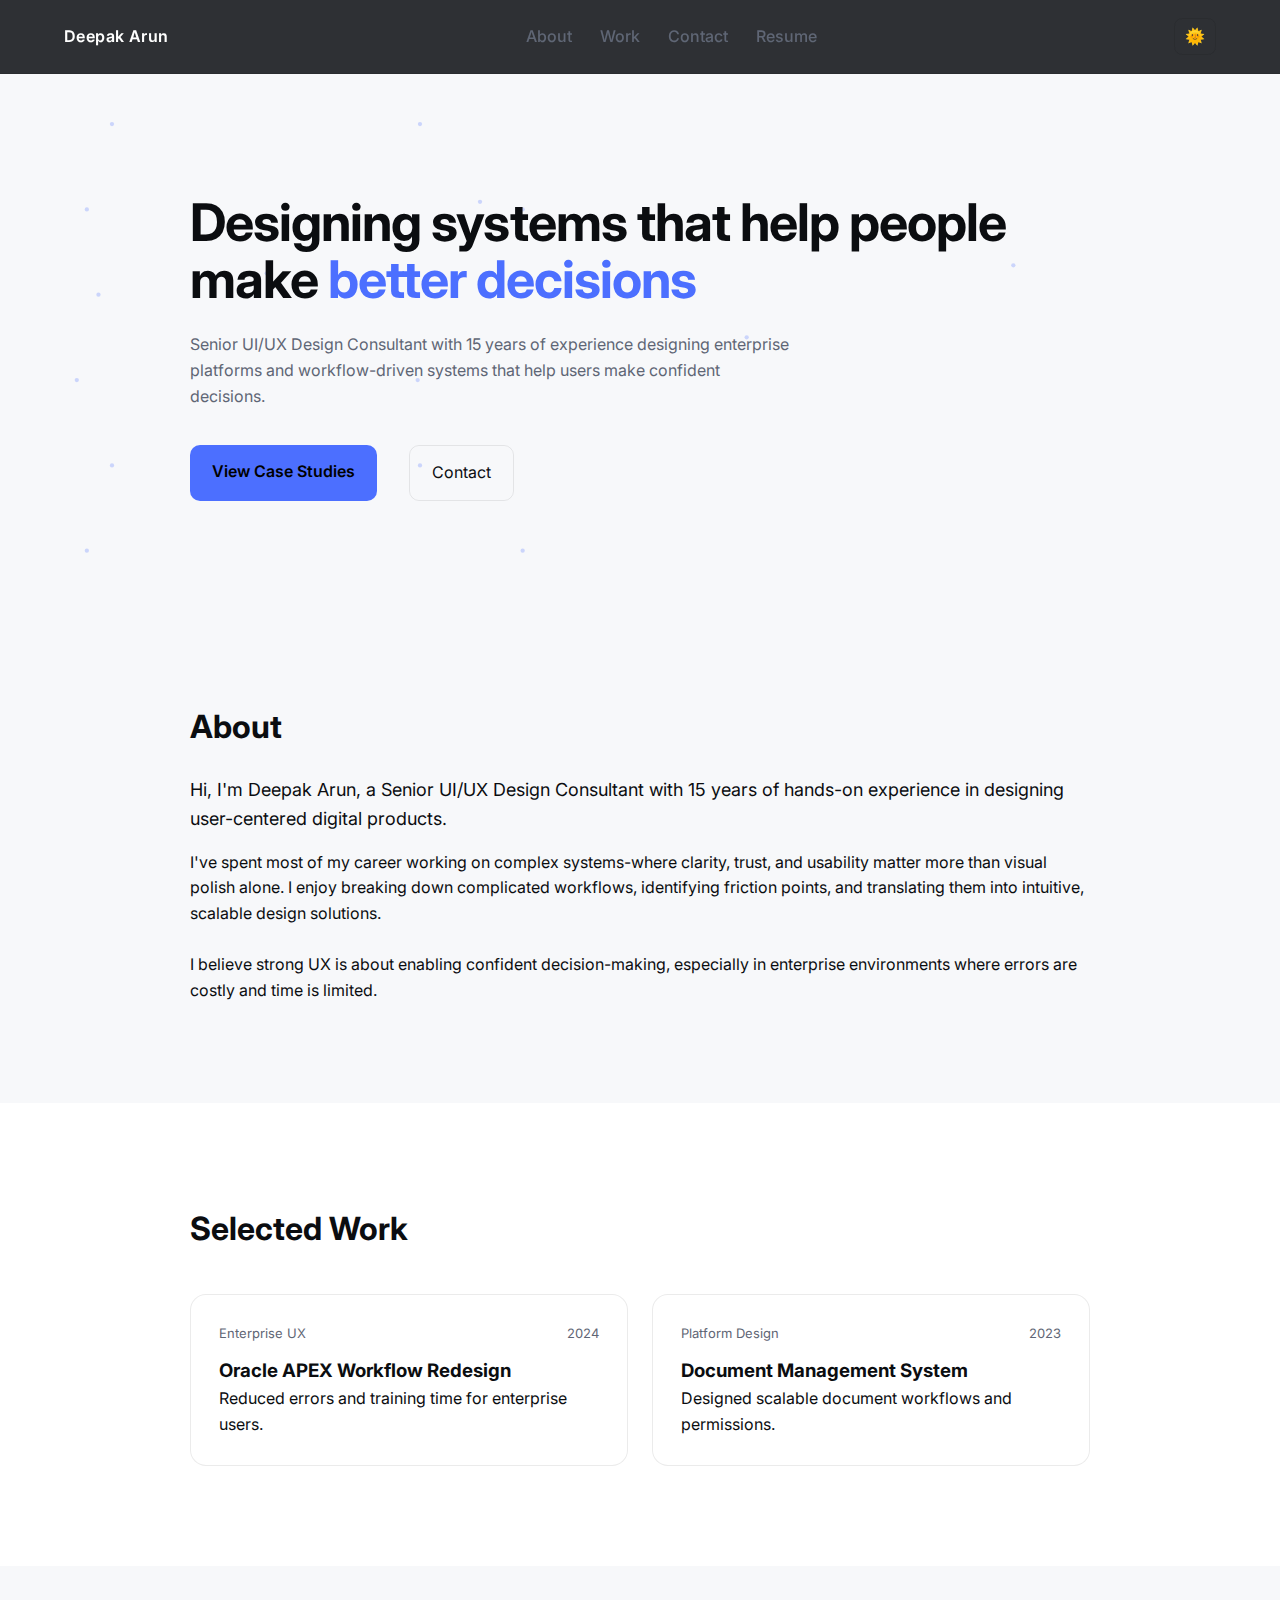
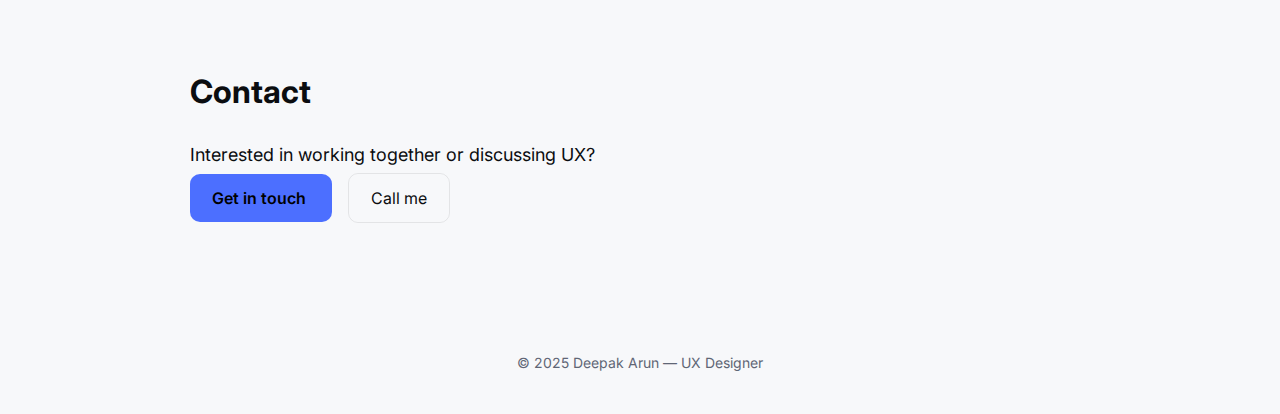
<file: index.html>
<!DOCTYPE html>
<html lang="en">

<head>
  <meta charset="UTF-8" />
  <meta name="viewport" content="width=device-width, initial-scale=1.0" />
  <title>Deepak — UX Designer</title>

  <link href="https://fonts.googleapis.com/css2?family=Inter:wght@300;400;500;600;700&display=swap" rel="stylesheet">
  <link rel="stylesheet" href="styles.css">
  <link rel="stylesheet" href="https://cdnjs.cloudflare.com/ajax/libs/font-awesome/6.5.1/css/all.min.css" />
</head>

<body>

  <header class="nav">
    <div class="nav-inner">
      <div class="brand"><a href="index.html">Deepak Arun</a></div>

      <nav class="nav-links" id="navLinks">
        <a href="#about">About</a>
        <a href="#work">Work</a>
        <a href="#contact">Contact</a>
        <a href="deepak-resume.pdf" target="_blank" class="resume">Resume</a>
      </nav>
      <button class="theme-toggle" id="themeToggle" aria-label="Toggle theme">
        🌙
      </button>

      <div class="menu" id="menu">
        <span></span><span></span>
      </div>
    </div>
  </header>

  <!-- HERO -->
  <section class="hero">
    <!-- Dots animation background -->
    <div class="hero-dots-bg">
      <svg viewBox="0 0 1200 600" preserveAspectRatio="xMidYMid slice" xmlns="http://www.w3.org/2000/svg">

        <!-- =========================
         HORIZONTAL DOT FLOWS
    ========================== -->

        <!-- Row 1 -->
        <circle r="2" fill="currentColor">
          <animateMotion dur="6s" repeatCount="indefinite" path="M -60 100 L 1260 100" />
        </circle>
        <circle r="2" fill="currentColor">
          <animateMotion dur="8s" begin="-2s" repeatCount="indefinite" path="M -60 100 L 1260 100" />
        </circle>

        <!-- Row 2 -->
        <circle r="2" fill="currentColor">
          <animateMotion dur="7s" repeatCount="indefinite" path="M -60 180 L 1260 180" />
        </circle>
        <circle r="2" fill="currentColor">
          <animateMotion dur="9s" begin="-3s" repeatCount="indefinite" path="M -60 180 L 1260 180" />
        </circle>

        <!-- Row 3 -->
        <circle r="2" fill="currentColor">
          <animateMotion dur="6.5s" repeatCount="indefinite" path="M -60 260 L 1260 260" />
        </circle>
        <circle r="2" fill="currentColor">
          <animateMotion dur="8.5s" begin="-1.5s" repeatCount="indefinite" path="M -60 260 L 1260 260" />
        </circle>

        <!-- Row 4 -->
        <circle r="2" fill="currentColor">
          <animateMotion dur="7.5s" repeatCount="indefinite" path="M -60 340 L 1260 340" />
        </circle>
        <circle r="2" fill="currentColor">
          <animateMotion dur="9.5s" begin="-2.5s" repeatCount="indefinite" path="M -60 340 L 1260 340" />
        </circle>

        <!-- Row 5 -->
        <circle r="2" fill="currentColor">
          <animateMotion dur="6s" repeatCount="indefinite" path="M -60 420 L 1260 420" />
        </circle>
        <circle r="2" fill="currentColor">
          <animateMotion dur="8s" begin="-2s" repeatCount="indefinite" path="M -60 420 L 1260 420" />
        </circle>

        <!-- Row 6 -->
        <circle r="2" fill="currentColor">
          <animateMotion dur="7s" repeatCount="indefinite" path="M -60 500 L 1260 500" />
        </circle>
        <circle r="2" fill="currentColor">
          <animateMotion dur="9s" begin="-3s" repeatCount="indefinite" path="M -60 500 L 1260 500" />
        </circle>

        <!-- =========================
         VERTICAL DOT FLOWS
    ========================== -->

        <!-- Column 1 -->
        <circle r="2" fill="currentColor">
          <animateMotion dur="7s" repeatCount="indefinite" path="M 250 -60 L 250 660" />
        </circle>
        <circle r="2" fill="currentColor">
          <animateMotion dur="9s" begin="-3s" repeatCount="indefinite" path="M 250 -60 L 250 660" />
        </circle>

        <!-- Column 2 -->
        <circle r="2" fill="currentColor">
          <animateMotion dur="6.5s" repeatCount="indefinite" path="M 450 -60 L 450 660" />
        </circle>
        <circle r="2" fill="currentColor">
          <animateMotion dur="8.5s" begin="-2s" repeatCount="indefinite" path="M 450 -60 L 450 660" />
        </circle>

        <!-- Column 3 -->
        <circle r="2" fill="currentColor">
          <animateMotion dur="7.5s" repeatCount="indefinite" path="M 700 -60 L 700 660" />
        </circle>
        <circle r="2" fill="currentColor">
          <animateMotion dur="9.5s" begin="-4s" repeatCount="indefinite" path="M 700 -60 L 700 660" />
        </circle>

        <!-- Column 4 -->
        <circle r="2" fill="currentColor">
          <animateMotion dur="6s" repeatCount="indefinite" path="M 950 -60 L 950 660" />
        </circle>
        <circle r="2" fill="currentColor">
          <animateMotion dur="8s" begin="-2.5s" repeatCount="indefinite" path="M 950 -60 L 950 660" />
        </circle>

      </svg>
    </div>


    <div class="hero-inner">
      <h1>
        Designing systems that help people make <span>better decisions</span>
      </h1>

      <p>
        Senior UI/UX Design Consultant with 15 years of experience designing enterprise platforms and workflow-driven
        systems that help users make confident decisions.
      </p>

      <div class="hero-actions">
        <a href="#work" class="btn-primary">
          View Case Studies
        </a>
        <a href="#contact" class="btn-secondary">
          Contact</a>
      </div>
    </div>
  </section>

  <!-- ABOUT -->
  <section id="about" class="section">
    <div class="section-inner">
      <h2>About</h2>
      <p class="lead">
        Hi, I'm Deepak Arun, a Senior UI/UX Design Consultant with 15 years of hands-on experience in designing
        user-centered digital products.
      </p>
      <p>
        I've spent most of my career working on complex systems-where clarity, trust, and usability matter more than
        visual polish alone. I enjoy breaking down complicated workflows, identifying friction points, and translating
        them into intuitive, scalable design solutions.
      </p>
      <p>&nbsp;</p>
      <p>I believe strong UX is about enabling confident decision-making, especially in enterprise
        environments where errors are costly and time is limited.</p>
    </div>
  </section>

  <!-- WORK -->
  <section id="work" class="section section-surface">
    <div class="section-inner">
      <h2>Selected Work</h2>

      <div class="work-grid">
        <a href="case-study.html" class="work-card">
          <div class="work-meta">
            <span>Enterprise UX</span>
            <span>2024</span>
          </div>
          <h3>Oracle APEX Workflow Redesign</h3>
          <p>Reduced errors and training time for enterprise users.</p>
        </a>

        <a href="case-study.html" class="work-card">
          <div class="work-meta">
            <span>Platform Design</span>
            <span>2023</span>
          </div>
          <h3>Document Management System</h3>
          <p>Designed scalable document workflows and permissions.</p>
        </a>
      </div>
    </div>
  </section>

  <!-- CONTACT -->
  <section id="contact" class="section">
    <div class="section-inner">
      <h2>Contact</h2>
      <p class="lead">
        Interested in working together or discussing UX?
      </p>
      <!-- Email -->
      <a href="mailto:deepakarun08@gmail.com" class="btn-primary">
        Get in touch
      </a>
      <!-- Call -->
      <a href="tel:+919999619008" class="btn-secondary">
        Call me
      </a>
    </div>
  </section>

  <footer class="footer">
    © 2025 Deepak Arun — UX Designer
  </footer>

  <script src="script.js"></script>
</body>

</html>
</file>
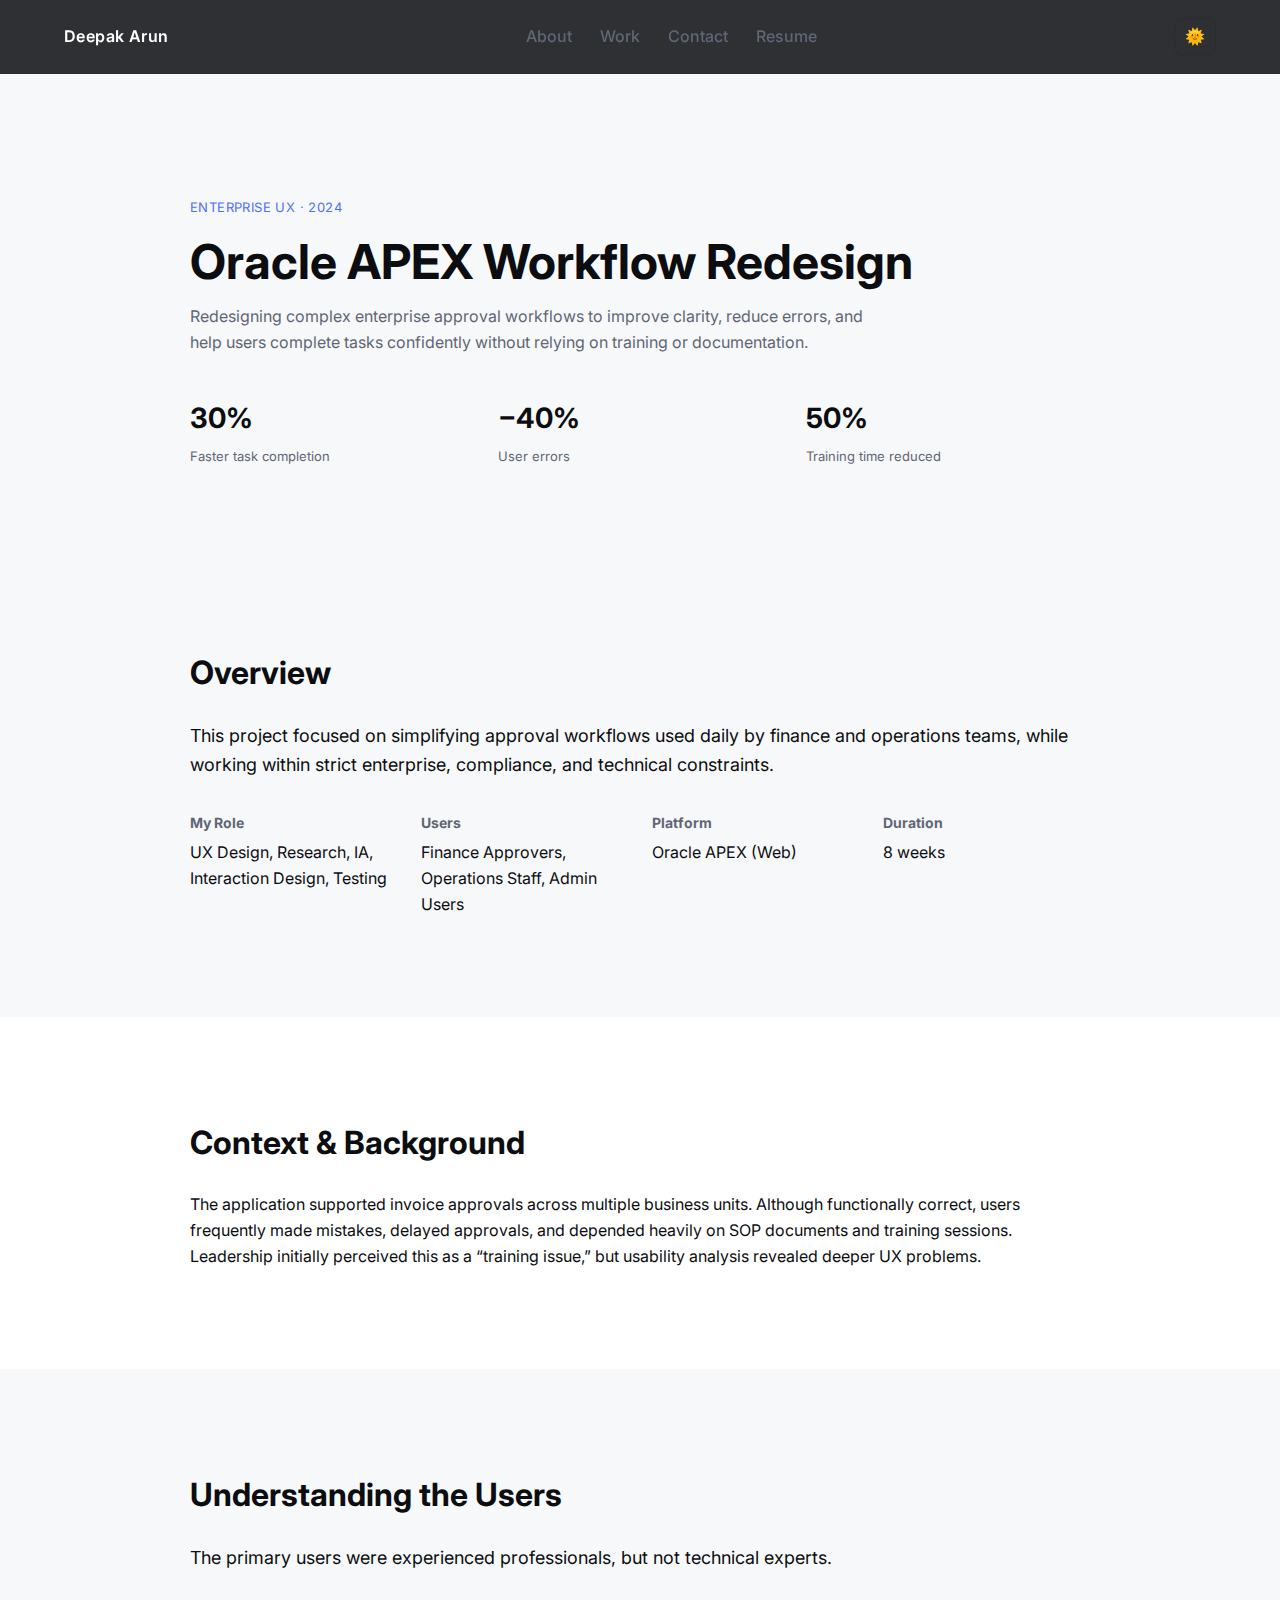
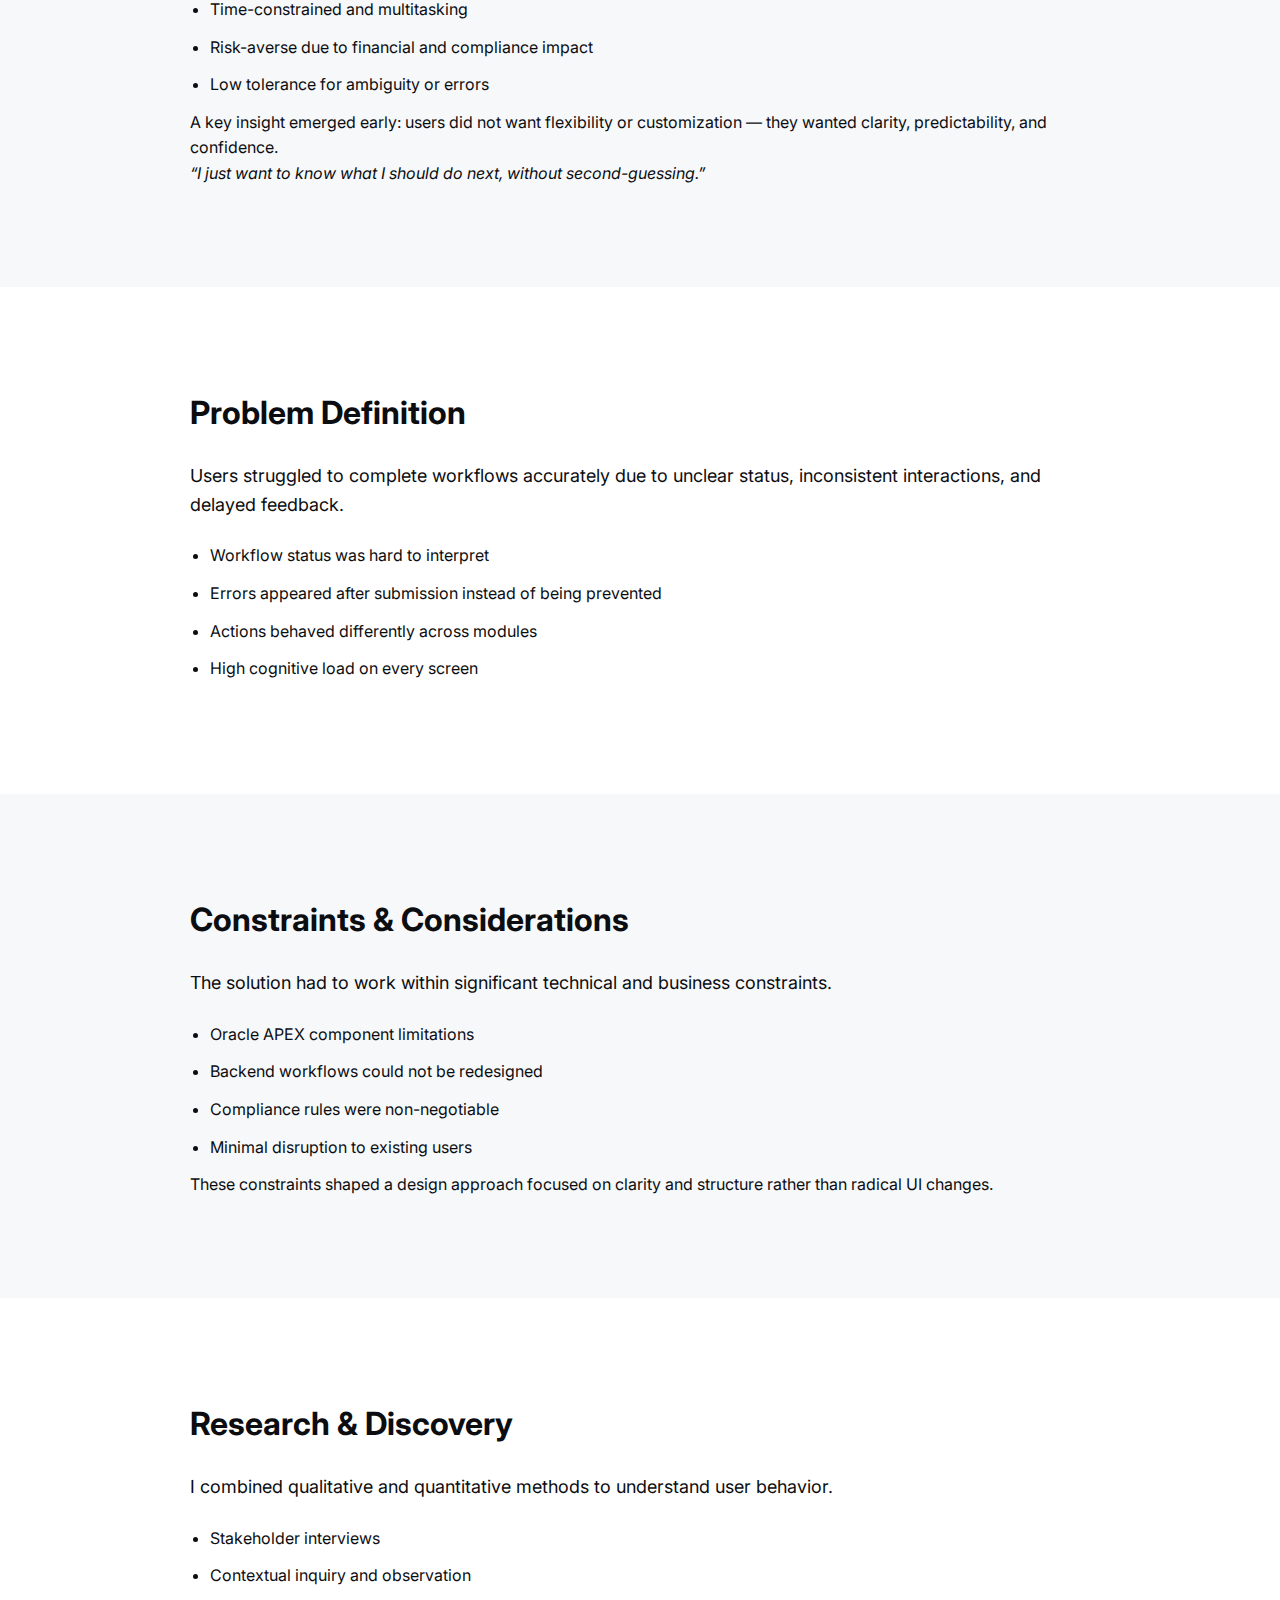
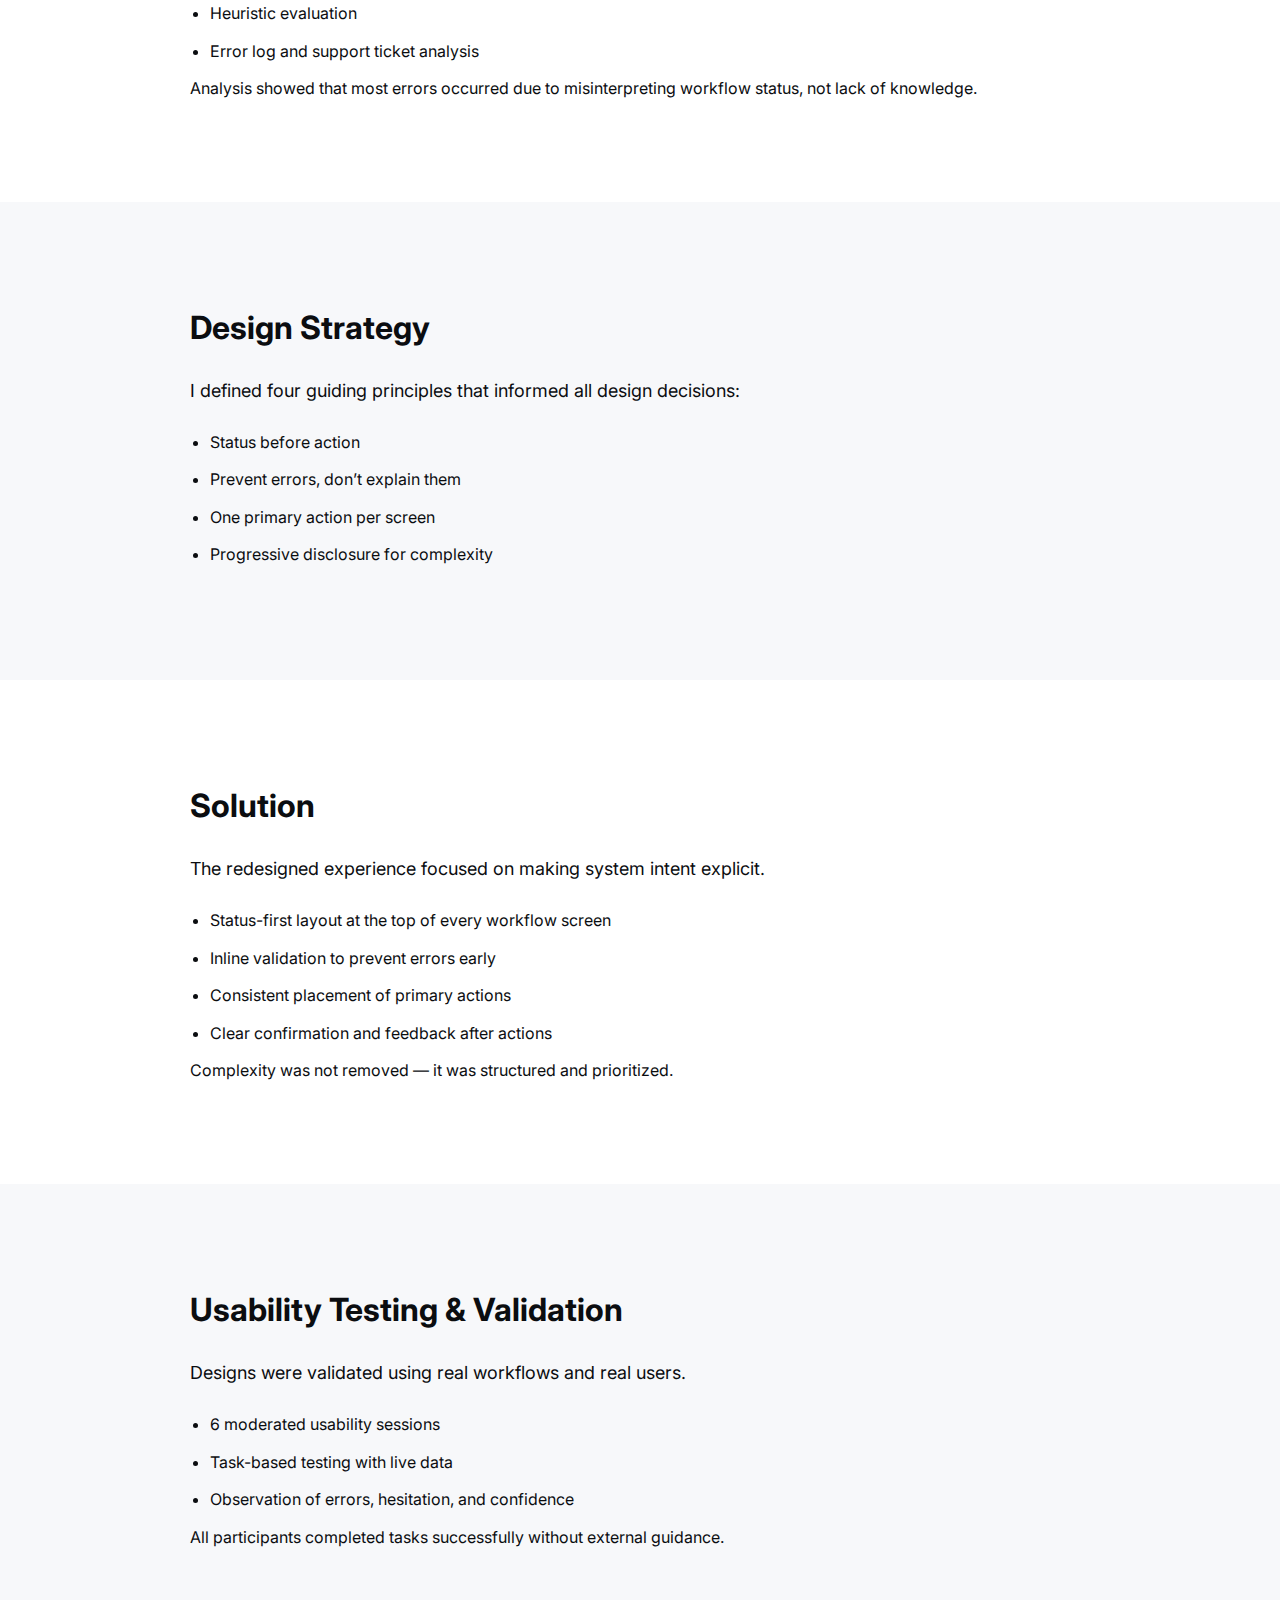
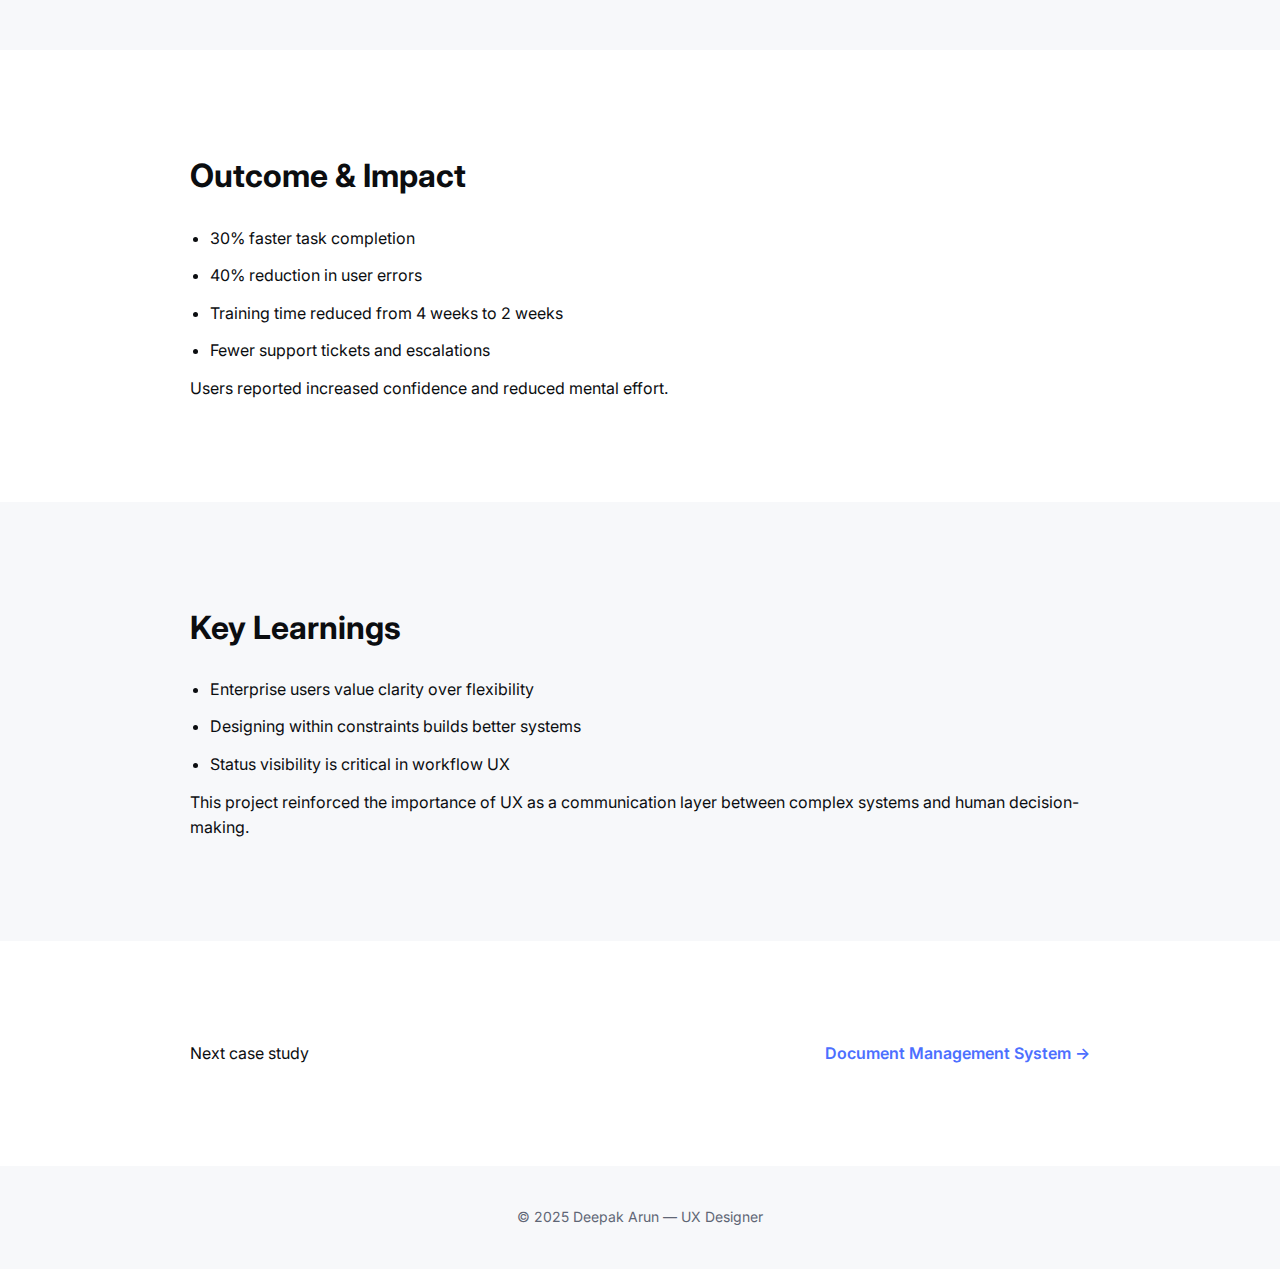
<file: case-study.html>
<!DOCTYPE html>
<html lang="en">
<head>
  <meta charset="UTF-8" />
  <meta name="viewport" content="width=device-width, initial-scale=1.0"/>
  <title>Oracle APEX Workflow Redesign — UX Case Study</title>

  <link href="https://fonts.googleapis.com/css2?family=Inter:wght@300;400;500;600;700&display=swap" rel="stylesheet">
  <link rel="stylesheet" href="styles.css">
</head>
<body>

<header class="nav">
  <div class="nav-inner">
    <div class="brand"><a href="index.html">Deepak Arun</a></div>

    <nav class="nav-links" id="navLinks">
      <a href="index.html#about">About</a>
      <a href="index.html#work">Work</a>
      <a href="index.html#contact">Contact</a>
      <a href="deepak-resume.pdf" target="_blank" class="resume">Resume</a>
    </nav>

    <!-- THEME TOGGLE -->
    <button class="theme-toggle" id="themeToggle" aria-label="Toggle theme">
      🌙
    </button>

    <!-- HAMBURGER -->
    <div class="menu" id="menu" aria-label="Open menu">
      <span></span>
      <span></span>
    </div>
  </div>
</header>


<!-- HERO -->
<section class="cs-hero">
  <div class="cs-hero-inner">
    <span class="cs-tag">Enterprise UX · 2024</span>
    <h1>Oracle APEX Workflow Redesign</h1>

    <p>
      Redesigning complex enterprise approval workflows to improve clarity,
      reduce errors, and help users complete tasks confidently without relying
      on training or documentation.
    </p>

    <div class="cs-metrics">
      <div>
        <strong>30%</strong>
        <span>Faster task completion</span>
      </div>
      <div>
        <strong>−40%</strong>
        <span>User errors</span>
      </div>
      <div>
        <strong>50%</strong>
        <span>Training time reduced</span>
      </div>
    </div>
  </div>
</section>

<!-- OVERVIEW -->
<section class="section">
  <div class="section-inner">
    <h2>Overview</h2>

    <p class="lead">
      This project focused on simplifying approval workflows used daily by
      finance and operations teams, while working within strict enterprise,
      compliance, and technical constraints.
    </p>

    <div class="cs-overview-grid">
      <div>
        <h4>My Role</h4>
        <p>UX Design, Research, IA, Interaction Design, Testing</p>
      </div>
      <div>
        <h4>Users</h4>
        <p>Finance Approvers, Operations Staff, Admin Users</p>
      </div>
      <div>
        <h4>Platform</h4>
        <p>Oracle APEX (Web)</p>
      </div>
      <div>
        <h4>Duration</h4>
        <p>8 weeks</p>
      </div>
    </div>
  </div>
</section>

<!-- CONTEXT -->
<section class="section section-surface">
  <div class="section-inner">
    <h2>Context & Background</h2>

    <p>
      The application supported invoice approvals across multiple business units.
      Although functionally correct, users frequently made mistakes, delayed
      approvals, and depended heavily on SOP documents and training sessions.
    </p>

    <p>
      Leadership initially perceived this as a “training issue,” but usability
      analysis revealed deeper UX problems.
    </p>
  </div>
</section>

<!-- USERS -->
<section class="section">
  <div class="section-inner">
    <h2>Understanding the Users</h2>

    <p class="lead">
      The primary users were experienced professionals, but not technical experts.
    </p>

    <ul class="cs-list">
      <li>Time-constrained and multitasking</li>
      <li>Risk-averse due to financial and compliance impact</li>
      <li>Low tolerance for ambiguity or errors</li>
    </ul>

    <p>
      A key insight emerged early: users did not want flexibility or customization —
      they wanted clarity, predictability, and confidence.
    </p>

    <p>
      <em>“I just want to know what I should do next, without second-guessing.”</em>
    </p>
  </div>
</section>

<!-- PROBLEM -->
<section class="section section-surface">
  <div class="section-inner">
    <h2>Problem Definition</h2>

    <p class="lead">
      Users struggled to complete workflows accurately due to unclear status,
      inconsistent interactions, and delayed feedback.
    </p>

    <ul class="cs-list">
      <li>Workflow status was hard to interpret</li>
      <li>Errors appeared after submission instead of being prevented</li>
      <li>Actions behaved differently across modules</li>
      <li>High cognitive load on every screen</li>
    </ul>
  </div>
</section>

<!-- CONSTRAINTS -->
<section class="section">
  <div class="section-inner">
    <h2>Constraints & Considerations</h2>

    <p class="lead">
      The solution had to work within significant technical and business constraints.
    </p>

    <ul class="cs-list">
      <li>Oracle APEX component limitations</li>
      <li>Backend workflows could not be redesigned</li>
      <li>Compliance rules were non-negotiable</li>
      <li>Minimal disruption to existing users</li>
    </ul>

    <p>
      These constraints shaped a design approach focused on clarity and structure
      rather than radical UI changes.
    </p>
  </div>
</section>

<!-- RESEARCH -->
<section class="section section-surface">
  <div class="section-inner">
    <h2>Research & Discovery</h2>

    <p class="lead">
      I combined qualitative and quantitative methods to understand user behavior.
    </p>

    <ul class="cs-list">
      <li>Stakeholder interviews</li>
      <li>Contextual inquiry and observation</li>
      <li>Heuristic evaluation</li>
      <li>Error log and support ticket analysis</li>
    </ul>

    <p>
      Analysis showed that most errors occurred due to misinterpreting workflow
      status, not lack of knowledge.
    </p>
  </div>
</section>

<!-- STRATEGY -->
<section class="section">
  <div class="section-inner">
    <h2>Design Strategy</h2>

    <p class="lead">
      I defined four guiding principles that informed all design decisions:
    </p>

    <ul class="cs-list">
      <li>Status before action</li>
      <li>Prevent errors, don’t explain them</li>
      <li>One primary action per screen</li>
      <li>Progressive disclosure for complexity</li>
    </ul>
  </div>
</section>

<!-- SOLUTION -->
<section class="section section-surface">
  <div class="section-inner">
    <h2>Solution</h2>

    <p class="lead">
      The redesigned experience focused on making system intent explicit.
    </p>

    <ul class="cs-list">
      <li>Status-first layout at the top of every workflow screen</li>
      <li>Inline validation to prevent errors early</li>
      <li>Consistent placement of primary actions</li>
      <li>Clear confirmation and feedback after actions</li>
    </ul>

    <p>
      Complexity was not removed — it was structured and prioritized.
    </p>
  </div>
</section>

<!-- TESTING -->
<section class="section">
  <div class="section-inner">
    <h2>Usability Testing & Validation</h2>

    <p class="lead">
      Designs were validated using real workflows and real users.
    </p>

    <ul class="cs-list">
      <li>6 moderated usability sessions</li>
      <li>Task-based testing with live data</li>
      <li>Observation of errors, hesitation, and confidence</li>
    </ul>

    <p>
      All participants completed tasks successfully without external guidance.
    </p>
  </div>
</section>

<!-- OUTCOME -->
<section class="section section-surface">
  <div class="section-inner">
    <h2>Outcome & Impact</h2>

    <ul class="cs-list">
      <li>30% faster task completion</li>
      <li>40% reduction in user errors</li>
      <li>Training time reduced from 4 weeks to 2 weeks</li>
      <li>Fewer support tickets and escalations</li>
    </ul>

    <p>
      Users reported increased confidence and reduced mental effort.
    </p>
  </div>
</section>

<!-- LEARNINGS -->
<section class="section">
  <div class="section-inner">
    <h2>Key Learnings</h2>

    <ul class="cs-list">
      <li>Enterprise users value clarity over flexibility</li>
      <li>Designing within constraints builds better systems</li>
      <li>Status visibility is critical in workflow UX</li>
    </ul>

    <p>
      This project reinforced the importance of UX as a communication layer
      between complex systems and human decision-making.
    </p>
  </div>
</section>

<!-- NEXT -->
<section class="section section-surface">
  <div class="section-inner cs-next">
    <p>Next case study</p>
    <a href="case-study.html">Document Management System →</a>
  </div>
</section>

<footer class="footer">
  © 2025 Deepak Arun — UX Designer
</footer>
<script src="script.js"></script>
</body>
</html>
</file>
<file: styles.css>
/* DEFAULT = DARK THEME */
:root {
  --bg-main: #0B0D10;
  --bg-surface: #141821;
  --text-primary: #F5F7FA;
  --text-secondary: #A0A6B1;
  --accent: #7C9DFF;
  --border-subtle: rgba(255,255,255,0.08);
}

/* LIGHT THEME */
[data-theme="light"] {
  --bg-main: #F7F8FA;
  --bg-surface: #FFFFFF;
  --text-primary: #0B0D10;
  --text-secondary: #5F6675;
  --accent: #4C6FFF;
  --border-subtle: rgba(0,0,0,0.08);
}


[data-theme="light"] .hero-dots-bg {
  opacity: 0.25;
}

@media (prefers-reduced-motion: reduce) {
  .hero-dots-bg {
    display: none;
  }
}

* {
  margin: 0;
  padding: 0;
  box-sizing: border-box;
}

body {
  transition: background 0.25s ease, color 0.25s ease;
}

body {
  font-family: Inter, sans-serif;
  background: var(--bg-main);
  color: var(--text-primary);
  line-height: 1.6;
}

.menu {
  display: none;
  flex-direction: column;
  gap: 6px;
  cursor: pointer;
}
.menu span {
  width: 22px;
  height: 2px;
  background: var(--text-primary);
  border-radius: 2px;
}


/* NAV */
.nav {
  position: sticky;
  top: 0;
  background: rgba(11,13,16,0.85);
  backdrop-filter: blur(12px);
  border-bottom: 1px solid var(--border-subtle);
  z-index: 10;
}

.nav-inner {
  max-width: 1200px;
  margin: auto;
  padding: 18px 24px;
  display: flex;
  justify-content: space-between;
  align-items: center;
}

.brand {
  font-weight: 600;
  letter-spacing: 0.4px;
}

.brand a{color: #ffffff; text-decoration: none;}

.nav-links {
  display: flex;
  gap: 28px;
}

.nav-links a {
  color: var(--text-secondary);
  text-decoration: none;
  font-weight: 500;
}

.resume {
  color: var(--text-primary);
}

/* HERO */
.hero {
  padding: 120px 24px 100px;
}

.hero-inner {
  max-width: 900px;
  margin: auto;
}

.hero h1 {
  font-size: 52px;
  line-height: 1.1;
  letter-spacing: -1px;
}

.hero span {
  color: var(--accent);
}

.hero p {
  margin-top: 24px;
  color: var(--text-secondary);
  max-width: 600px;
}

.hero-actions {
  margin-top: 36px;
  display: flex;
  gap: 16px;
}

.btn-primary {
  background: var(--accent);
  color: #000;
  padding: 14px 22px;
  border-radius: 10px;
  text-decoration: none;
  font-weight: 600;
  margin-right: 16px;
}

.btn-secondary {
  border: 1px solid var(--border-subtle);
  padding: 14px 22px;
  border-radius: 10px;
  text-decoration: none;
  color: var(--text-primary);
}

/* SECTIONS */
.section {
  padding: 100px 24px;
}

.section-surface {
  background: var(--bg-surface);
}

.section-inner {
  max-width: 900px;
  margin: auto;
}

.section h2 {
  font-size: 32px;
  margin-bottom: 24px;
}

.lead {
  font-size: 18px;
  margin-bottom: 16px;
}

/* WORK */
.work-grid {
  display: grid;
  grid-template-columns: repeat(auto-fit, minmax(280px,1fr));
  gap: 24px;
  margin-top: 40px;
}

.work-card {
  padding: 28px;
  background: rgba(255,255,255,0.02);
  border: 1px solid var(--border-subtle);
  border-radius: 16px;
  text-decoration: none;
  color: var(--text-primary);
  transition: transform .3s ease, border .3s ease;
}

.work-card:hover {
  transform: translateY(-6px);
  border-color: var(--accent);
}

.work-meta {
  display: flex;
  justify-content: space-between;
  font-size: 13px;
  color: var(--text-secondary);
  margin-bottom: 12px;
}

/* FOOTER */
.footer {
  padding: 40px;
  text-align: center;
  color: var(--text-secondary);
  font-size: 14px;
}

/* CASE STUDY */

.cs-hero {
  padding: 120px 24px 80px;
}

.cs-hero-inner {
  max-width: 900px;
  margin: auto;
}

.cs-tag {
  font-size: 13px;
  letter-spacing: 0.4px;
  color: var(--accent);
  text-transform: uppercase;
}

.cs-hero h1 {
  font-size: 48px;
  margin: 16px 0;
  line-height: 1.1;
}

.cs-hero p {
  color: var(--text-secondary);
  max-width: 700px;
}

.cs-metrics {
  display: grid;
  grid-template-columns: repeat(auto-fit, minmax(160px,1fr));
  gap: 24px;
  margin-top: 40px;
}

.cs-metrics strong {
  font-size: 28px;
}

.cs-metrics span {
  display: block;
  font-size: 13px;
  color: var(--text-secondary);
  margin-top: 6px;
}

/* OVERVIEW GRID */
.cs-overview-grid {
  display: grid;
  grid-template-columns: repeat(auto-fit, minmax(200px,1fr));
  gap: 24px;
  margin-top: 32px;
}

.cs-overview-grid h4 {
  font-size: 14px;
  color: var(--text-secondary);
  margin-bottom: 6px;
}

/* LIST */
.cs-list {
  margin-top: 24px;
  padding-left: 20px;
}

.cs-list li {
  margin-bottom: 12px;
}

/* PROCESS */
.cs-steps {
  display: grid;
  grid-template-columns: repeat(auto-fit, minmax(200px,1fr));
  gap: 24px;
  margin-top: 32px;
}

.cs-steps h4 {
  margin-bottom: 8px;
}

/* NEXT */
.cs-next {
  display: flex;
  justify-content: space-between;
  align-items: center;
}

.cs-next a {
  color: var(--accent);
  text-decoration: none;
  font-weight: 600;
}

/* MOBILE */
@media (max-width: 768px) {
  .cs-hero h1 {
    font-size: 34px;
  }

  .cs-next {
    flex-direction: column;
    gap: 12px;
    align-items: flex-start;
  }
}



/* MOBILE */
.menu {
  display: none;
}

@media (max-width: 768px) {
  .hero h1 {
    font-size: 38px;
  }

 @media (max-width: 768px) {

  /* SHOW HAMBURGER */
  .menu {
    display: flex;
  }

  /* HIDE DESKTOP NAV */
  .nav-links {
    display: none;
    position: absolute;
    top: 64px;
    right: 24px;
    background: var(--bg-surface);
    border: 1px solid var(--border-subtle);
    border-radius: 12px;
    padding: 16px;
    flex-direction: column;
    gap: 16px;
    min-width: 200px;
  }

  /* SHOW NAV WHEN ACTIVE */
  .nav-links.active {
    display: flex;
  }
}

}


/* THEME TOGGLE */
.theme-toggle {
  background: none;
  border: 1px solid var(--border-subtle);
  border-radius: 8px;
  padding: 8px 10px;
  cursor: pointer;
  color: var(--text-primary);
  font-size: 16px;
  transition: background 0.2s ease, transform 0.2s ease;
}

.theme-toggle:hover {
  background: var(--bg-surface);
  transform: translateY(-1px);
}


/* --------------------------------
   HERO DOTS BACKGROUND
-------------------------------- */

.hero {
  position: relative;
  overflow: hidden;
}

.hero-dots-bg {
  position: absolute;
  inset: 0;
  z-index: 0;
  pointer-events: none;
  color: var(--accent);
  opacity: 0.35;
}

.hero-dots-bg svg {
  width: 100%;
  height: 100%;
}

.hero-inner {
  position: relative;
  z-index: 1;
}
</file>
